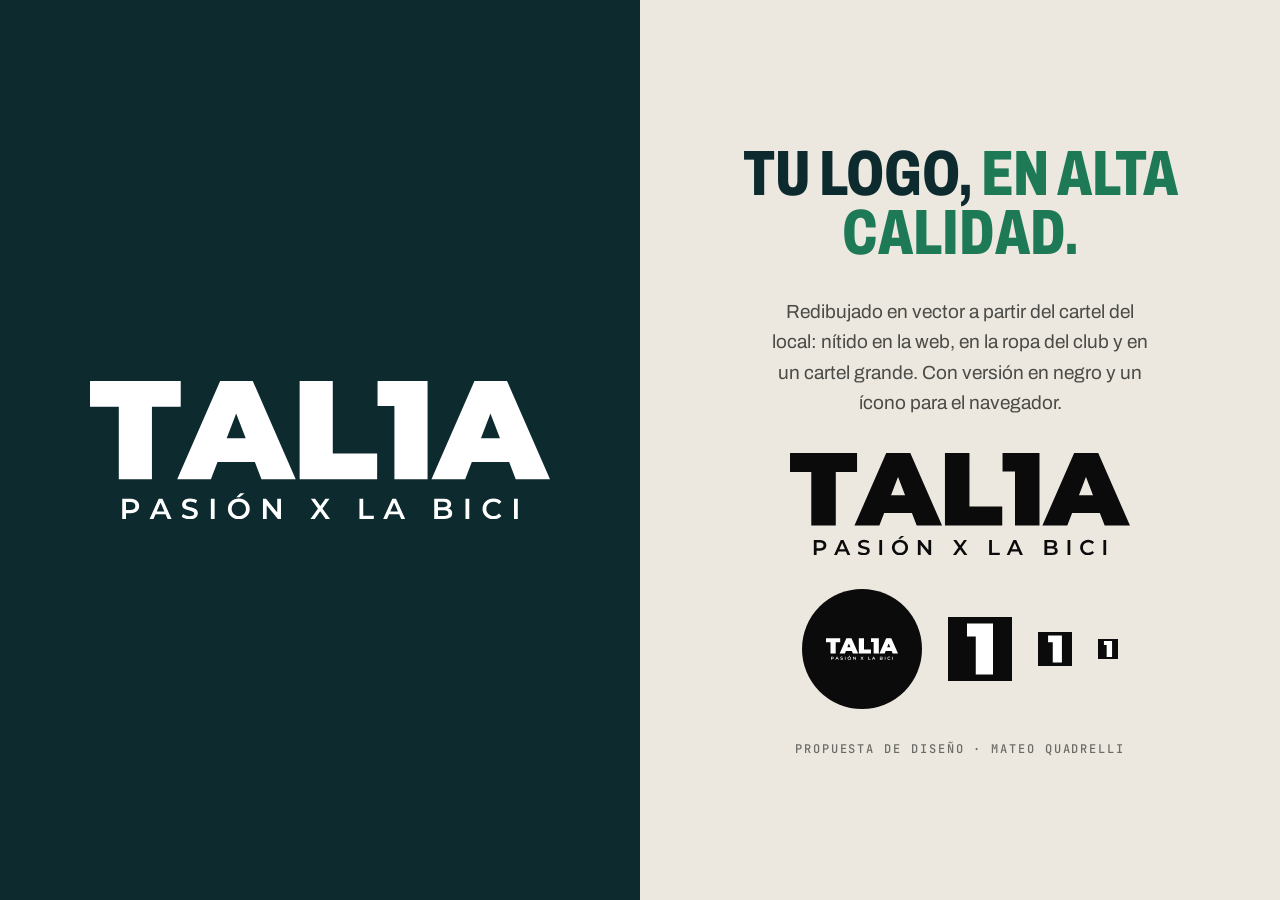
<file: tools/logo.html>
<!doctype html>
<html lang="es-AR">
<head>
<meta charset="utf-8">
<title>Logo reconstruido</title>
<link href="https://fonts.googleapis.com/css2?family=Archivo:wdth,wght@62..125,400..900&family=JetBrains+Mono:wght@500&display=swap" rel="stylesheet">
<style>
  /* The rebuilt logo and its variants on one sheet, for the images sent to the client.
     Left: the logo in white on black, like the shop front. Right: what it is and the other versions. */
  html, body { margin: 0; height: 100%; }
  body { display: grid; grid-template-columns: 1fr 1fr; font-family: "Archivo", Arial, sans-serif; }
  .dark { display: grid; place-items: center; background: #0d2b2f; }
  .dark img { width: 72%; }
  .light { display: grid; place-items: center; align-content: center; gap: 34px; padding: 70px; background: #ece8df; color: #0d2b2f; }
  h1 { margin: 0; font: 800 64px/0.92 "Archivo", sans-serif; font-variation-settings: "wdth" 70; text-transform: uppercase; text-align: center; }
  h1 em { font-style: normal; color: #1e7a56; }
  p { margin: 0; max-width: 36ch; font-size: 19px; line-height: 1.6; text-align: center; color: #4a4a47; }
  .row { width: 340px; }
  .icons { display: flex; align-items: center; gap: 26px; }
  small { font: 500 12px/1 "JetBrains Mono", monospace; letter-spacing: 0.16em; text-transform: uppercase; color: #6b6b67; }
</style>
</head>
<body>
  <div class="dark"><img src="../assets/logo-blanco.svg" alt="Logo de TALIA en blanco"></div>
  <div class="light">
    <h1>Tu logo, <em>en alta calidad.</em></h1>
    <p>Redibujado en vector a partir del cartel del local: nítido en la web, en la ropa del club y en un cartel grande. Con versión en negro y un ícono para el navegador.</p>
    <img class="row" src="../assets/logo-negro.svg" alt="Versión en negro">
    <div class="icons"><img src="../assets/badge.svg" alt="" width="120"><img src="../assets/favicon.svg" alt="" width="64"><img src="../assets/favicon.svg" alt="" width="34"><img src="../assets/favicon.svg" alt="" width="20"></div>
    <small>Propuesta de diseño · Mateo Quadrelli</small>
  </div>
</body>
</html>
</file>
